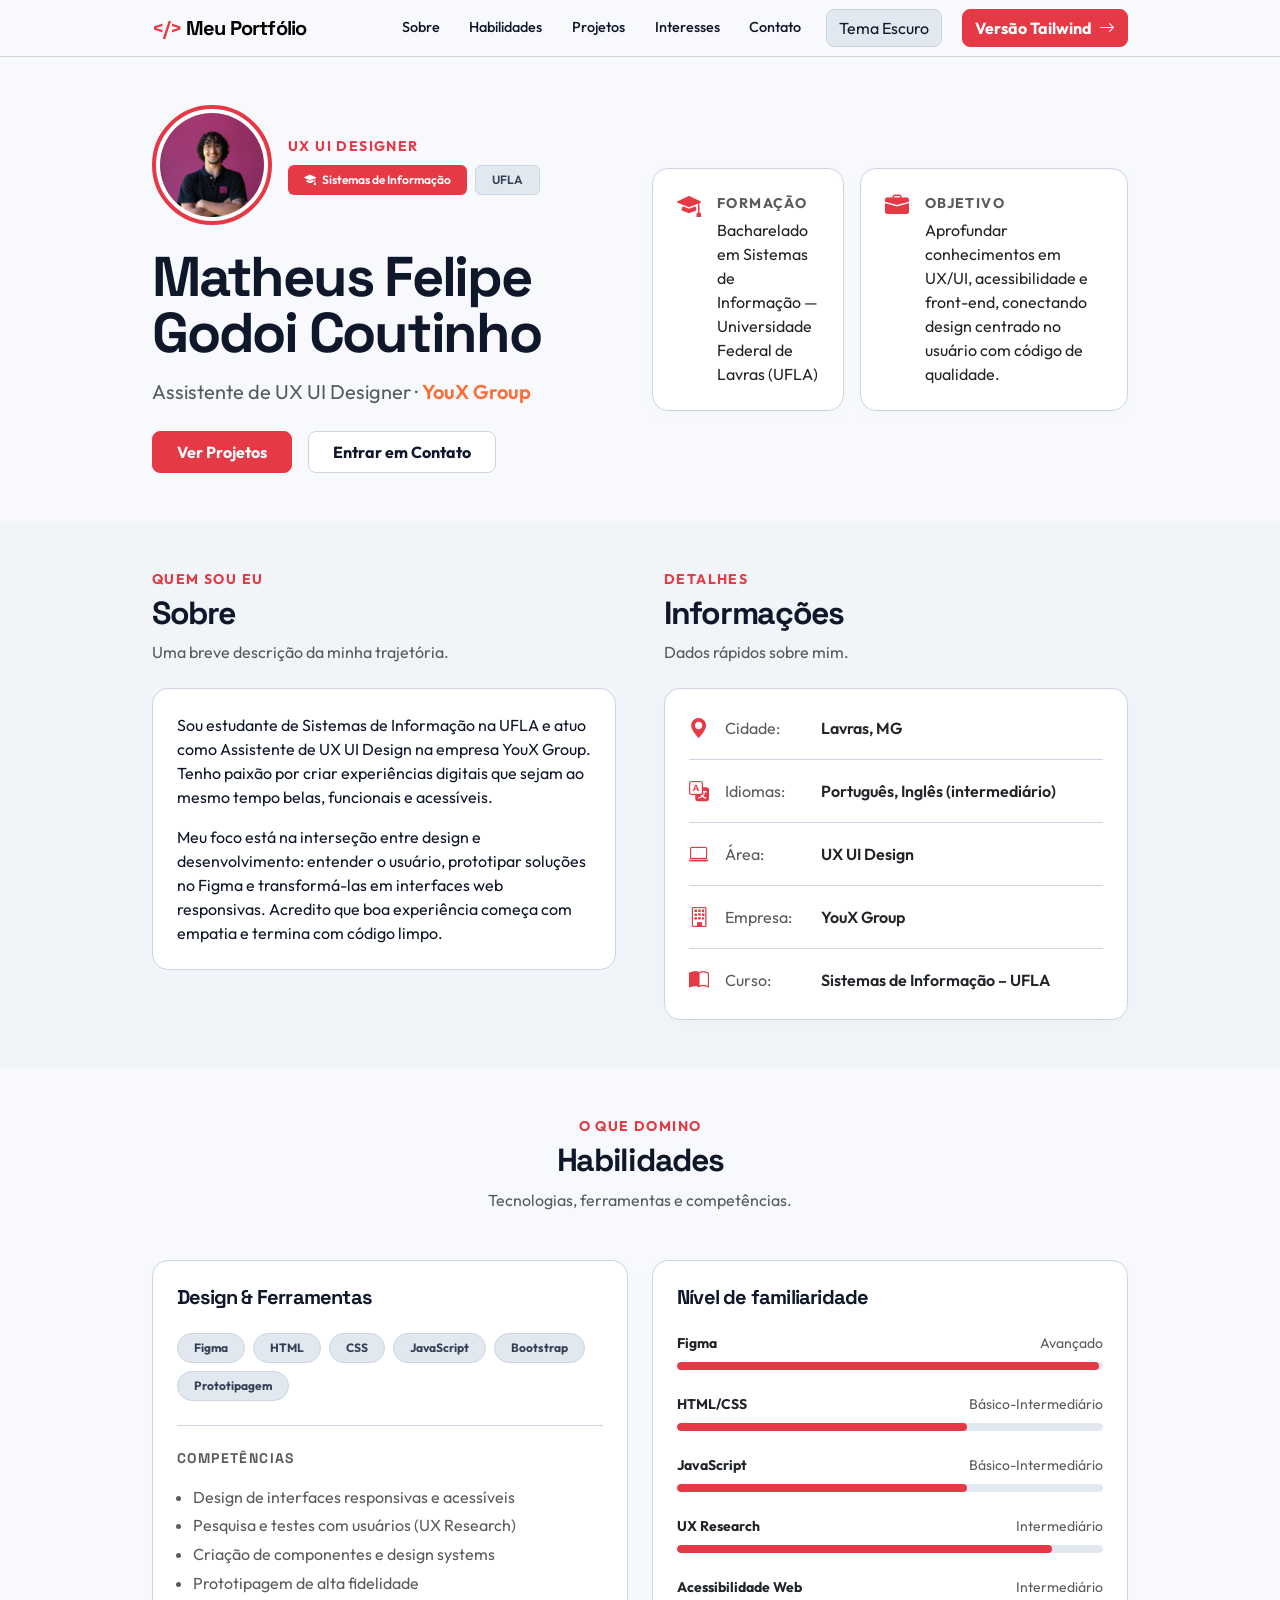
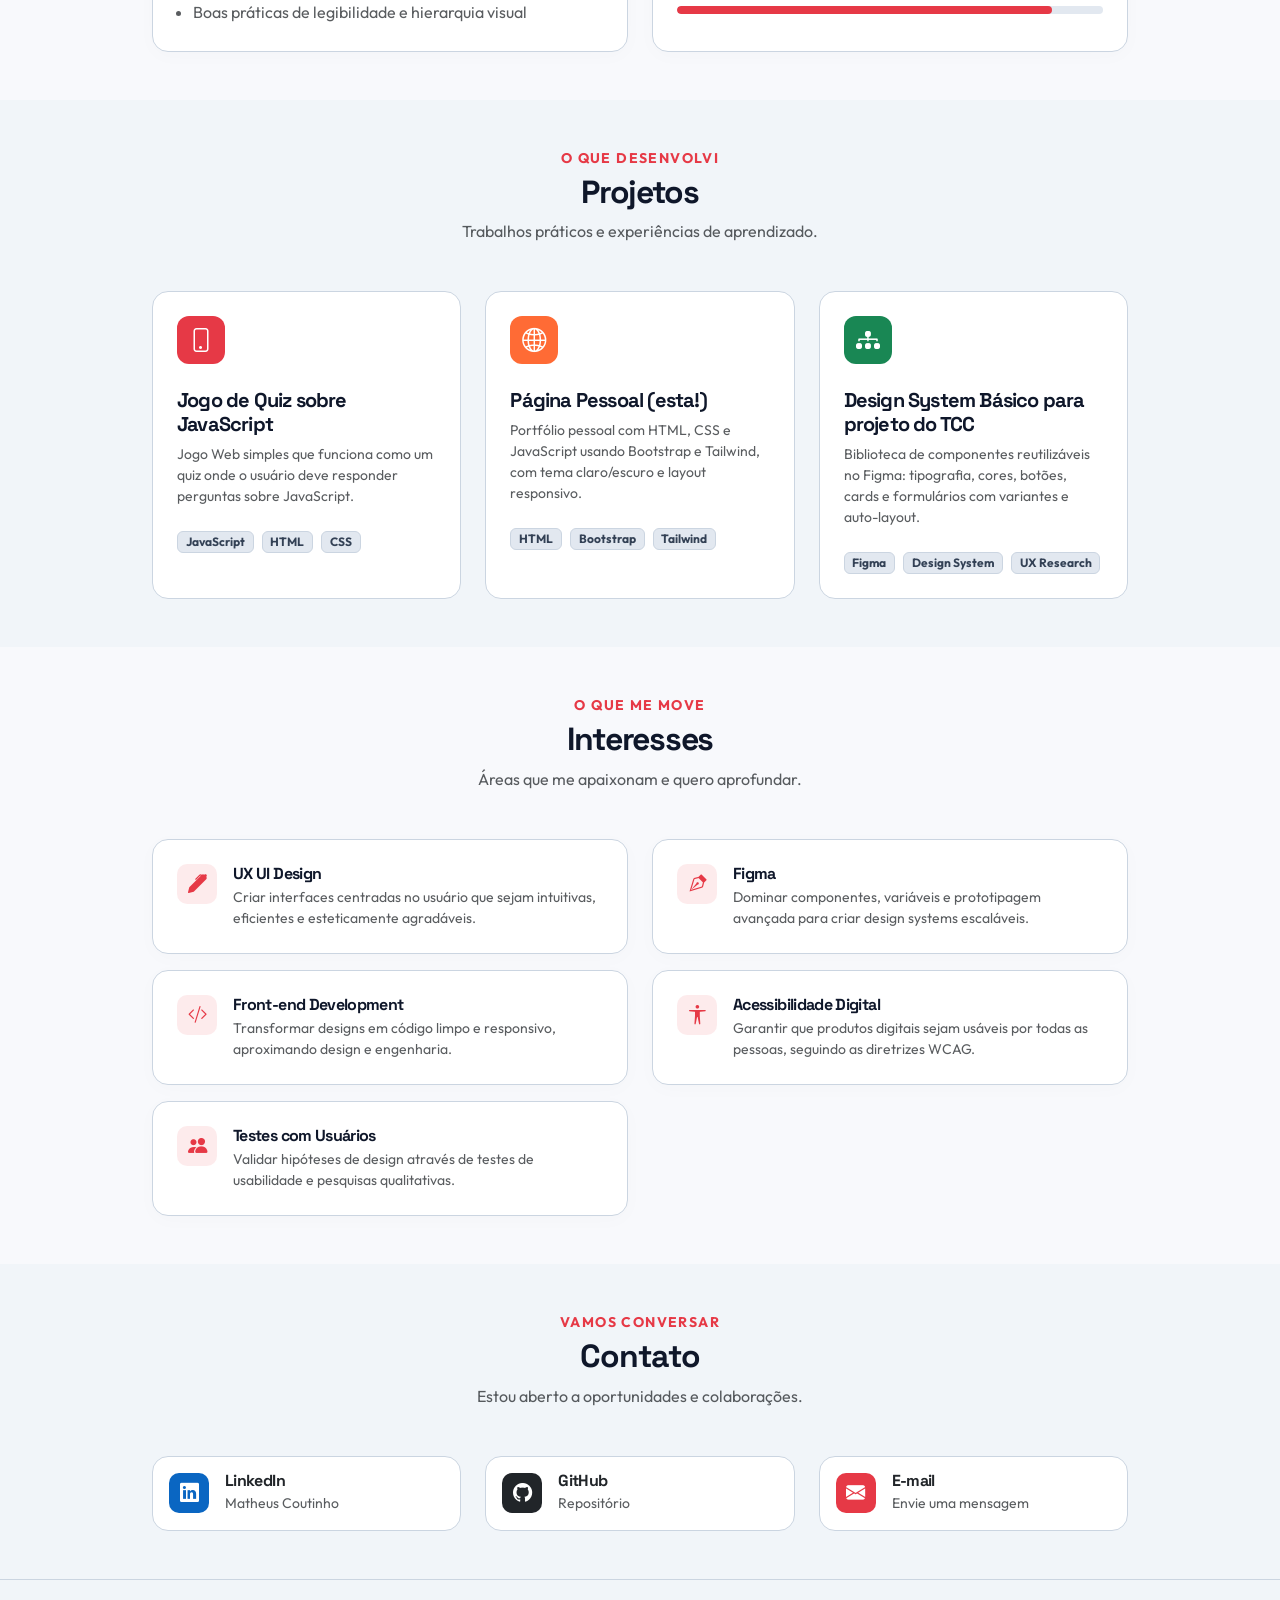
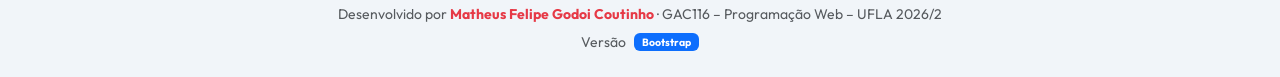
<file: bootstrap.html>
<!DOCTYPE html>
<html lang="pt-BR" data-bs-theme="light">
<head>
  <meta charset="UTF-8">
  <meta name="viewport" content="width=device-width, initial-scale=1.0">
  <title>Matheus Felipe – Portfólio (Bootstrap)</title>
  
  <link rel="preconnect" href="https://fonts.googleapis.com">
  <link rel="preconnect" href="https://fonts.gstatic.com" crossorigin>
  <link href="https://fonts.googleapis.com/css2?family=Outfit:wght@300;400;500;600&family=Space+Grotesk:wght@500;700;800&display=swap" rel="stylesheet">
  
  <link href="https://cdn.jsdelivr.net/npm/bootstrap@5.3.3/dist/css/bootstrap.min.css" rel="stylesheet">
  <link rel="stylesheet" href="https://cdn.jsdelivr.net/npm/bootstrap-icons@1.11.3/font/bootstrap-icons.min.css">
  
  <link rel="stylesheet" href="bootstrap-assets/css/style.css">
</head>
<body>

  <nav class="navbar navbar-expand-lg sticky-top custom-nav backdrop-blur">
    <div class="container max-w-custom">
      <a class="navbar-brand font-display fw-bold" href="#hero">
        <span class="text-accent">&lt;/&gt;</span> Meu Portfólio
      </a>
      
      <button class="navbar-toggler border-0 shadow-none" type="button" data-bs-toggle="collapse" data-bs-target="#navMenu" aria-controls="navMenu" aria-expanded="false" aria-label="Toggle navigation">
        <i class="bi bi-list fs-1 text-body"></i>
      </button>
      
      <div class="collapse navbar-collapse" id="navMenu">
        <ul class="navbar-nav ms-auto align-items-lg-center gap-1 mt-3 mt-lg-0">
          <li class="nav-item"><a class="nav-link custom-nav-link" href="#sobre">Sobre</a></li>
          <li class="nav-item"><a class="nav-link custom-nav-link" href="#habilidades">Habilidades</a></li>
          <li class="nav-item"><a class="nav-link custom-nav-link" href="#projetos">Projetos</a></li>
          <li class="nav-item"><a class="nav-link custom-nav-link" href="#interesses">Interesses</a></li>
          <li class="nav-item"><a class="nav-link custom-nav-link" href="#contato">Contato</a></li>
          
          <li class="nav-item ms-lg-2 my-2 my-lg-0">
            <button id="themeBtn" class="btn btn-theme-toggle w-100 text-start text-lg-center">Alternar Tema</button>
          </li>
          
          <li class="nav-item ms-lg-3">
            <a href="index.html" class="btn btn-accent text-white fw-bold w-100 rounded-3">
              Versão Tailwind <i class="bi bi-arrow-right ms-1"></i>
            </a>
          </li>
        </ul>
      </div>
    </div>
  </nav>

  <section id="hero" class="py-5 pt-lg-5 pb-lg-5 overflow-hidden position-relative">
    <div class="container max-w-custom position-relative z-1">
      <div class="row align-items-center gy-5">
        
        <div class="col-lg-6 fade-in">
          <div class="d-flex align-items-center gap-3 mb-4">
            <div class="avatar-ring overflow-hidden flex-shrink-0">
              <img src="img/avatar.jpg" alt="Foto de Matheus Felipe" class="w-100 h-100 object-fit-cover">
            </div>
            <div>
              <p class="text-accent fw-bold text-uppercase tracking-wide small mb-2">UX UI Designer</p>
              <div class="d-flex flex-wrap gap-2">
                <span class="badge bg-accent text-white px-3 py-2 rounded-2 fw-semibold">
                  <i class="bi bi-mortarboard-fill me-1"></i> Sistemas de Informação
                </span>
                <span class="badge custom-badge px-3 py-2 rounded-2 fw-semibold">UFLA</span>
              </div>
            </div>
          </div>
          
          <h1 class="font-display display-4 fw-bolder lh-1 mb-3">Matheus Felipe<br>Godoi Coutinho</h1>
          <p class="text-muted fs-5 mb-4">
            Assistente de UX UI Designer · <span class="fw-semibold" style="color: #ff6b35;">YouX Group</span>
          </p>
          
          <div class="d-flex flex-wrap gap-3">
            <a href="#projetos" class="btn btn-accent text-white fw-bold px-4 py-2 rounded-3">Ver Projetos</a>
            <a href="#contato" class="btn btn-outline-custom fw-bold px-4 py-2 rounded-3">Entrar em Contato</a>
          </div>
        </div>
        
        <div class="col-lg-6 fade-in" style="transition-delay: 0.15s;">
          <div class="d-flex gap-3">
            <div class="custom-card flex-fill p-4 rounded-4">
              <div class="d-flex gap-3 align-items-start">
                <i class="bi bi-mortarboard-fill text-accent fs-4 lh-1"></i>
                <div>
                  <p class="text-muted text-uppercase tracking-wide fw-bold small mb-1">Formação</p>
                  <p class="mb-0 text-body">Bacharelado em Sistemas de Informação — Universidade Federal de Lavras (UFLA)</p>
                </div>
              </div>
            </div>
            <div class="custom-card flex-fill p-4 rounded-4">
              <div class="d-flex gap-3 align-items-start">
                <i class="bi bi-briefcase-fill text-accent fs-4 lh-1"></i>
                <div>
                  <p class="text-muted text-uppercase tracking-wide fw-bold small mb-1">Objetivo</p>
                  <p class="mb-0 text-body">Aprofundar conhecimentos em UX/UI, acessibilidade e front-end, conectando design centrado no usuário com código de qualidade.</p>
                </div>
              </div>
            </div>
          </div>
        </div>
        
      </div>
    </div>
  </section>

  <section id="sobre" class="py-5 custom-bg-alt">
    <div class="container max-w-custom">
      <div class="row gy-5 gx-lg-5">
        
        <div class="col-lg-6 fade-in">
          <span class="text-accent fw-bold text-uppercase tracking-wide small mb-1 d-block">Quem sou eu</span>
          <h2 class="font-display fw-bolder mb-2">Sobre</h2>
          <p class="text-muted mb-4">Uma breve descrição da minha trajetória.</p>
          
          <div class="custom-card-alt p-4 rounded-4">
            <p class="mb-3">Sou estudante de Sistemas de Informação na UFLA e atuo como Assistente de UX UI Design na empresa YouX Group. Tenho paixão por criar experiências digitais que sejam ao mesmo tempo belas, funcionais e acessíveis.</p>
            <p class="mb-0">Meu foco está na interseção entre design e desenvolvimento: entender o usuário, prototipar soluções no Figma e transformá-las em interfaces web responsivas. Acredito que boa experiência começa com empatia e termina com código limpo.</p>
          </div>
        </div>
        
        <div class="col-lg-6 fade-in" style="transition-delay: 0.1s;">
          <span class="text-accent fw-bold text-uppercase tracking-wide small mb-1 d-block">Detalhes</span>
          <h2 class="font-display fw-bolder mb-2">Informações</h2>
          <p class="text-muted mb-4">Dados rápidos sobre mim.</p>
          
          <div class="custom-card p-4 rounded-4">
            <ul class="list-unstyled mb-0 d-flex flex-column gap-3">
              <li class="d-flex align-items-center gap-3 border-bottom custom-border pb-3">
                <i class="bi bi-geo-alt-fill text-accent fs-5"></i>
                <span class="text-muted" style="width: 80px;">Cidade:</span>
                <span class="fw-semibold text-body">Lavras, MG</span>
              </li>
              <li class="d-flex align-items-center gap-3 border-bottom custom-border pb-3">
                <i class="bi bi-translate text-accent fs-5"></i>
                <span class="text-muted" style="width: 80px;">Idiomas:</span>
                <span class="fw-semibold text-body">Português, Inglês (intermediário)</span>
              </li>
              <li class="d-flex align-items-center gap-3 border-bottom custom-border pb-3">
                <i class="bi bi-laptop text-accent fs-5"></i>
                <span class="text-muted" style="width: 80px;">Área:</span>
                <span class="fw-semibold text-body">UX UI Design</span>
              </li>
              <li class="d-flex align-items-center gap-3 border-bottom custom-border pb-3">
                <i class="bi bi-building text-accent fs-5"></i>
                <span class="text-muted" style="width: 80px;">Empresa:</span>
                <span class="fw-semibold text-body">YouX Group</span>
              </li>
              <li class="d-flex align-items-center gap-3">
                <i class="bi bi-book-half text-accent fs-5"></i>
                <span class="text-muted" style="width: 80px;">Curso:</span>
                <span class="fw-semibold text-body">Sistemas de Informação – UFLA</span>
              </li>
            </ul>
          </div>
        </div>
        
      </div>
    </div>
  </section>

  <section id="habilidades" class="py-5">
    <div class="container max-w-custom">
      <div class="text-center mb-5 fade-in">
        <span class="text-accent fw-bold text-uppercase tracking-wide small d-block mb-1">O que domino</span>
        <h2 class="font-display fw-bolder mb-0">Habilidades</h2>
        <p class="text-muted mt-2">Tecnologias, ferramentas e competências.</p>
      </div>
      
      <div class="row gy-4">
        <div class="col-lg-6 fade-in">
          <div class="custom-card p-4 rounded-4 h-100">
            <h5 class="font-display fw-bold mb-4">Design & Ferramentas</h5>
            <div class="d-flex flex-wrap gap-2 mb-4 pb-4 border-bottom custom-border">
              <span class="badge custom-badge rounded-pill px-3 py-2">Figma</span>
              <span class="badge custom-badge rounded-pill px-3 py-2">HTML</span>
              <span class="badge custom-badge rounded-pill px-3 py-2">CSS</span>
              <span class="badge custom-badge rounded-pill px-3 py-2">JavaScript</span>
              <span class="badge custom-badge rounded-pill px-3 py-2">Bootstrap</span>
              <span class="badge custom-badge rounded-pill px-3 py-2">Prototipagem</span>
            </div>
            <h6 class="text-muted text-uppercase tracking-wide fw-bold small mb-3">Competências</h6>
            <ul class="text-muted ps-3 mb-0" style="line-height: 1.8;">
              <li>Design de interfaces responsivas e acessíveis</li>
              <li>Pesquisa e testes com usuários (UX Research)</li>
              <li>Criação de componentes e design systems</li>
              <li>Prototipagem de alta fidelidade</li>
              <li>Boas práticas de legibilidade e hierarquia visual</li>
            </ul>
          </div>
        </div>
        
        <div class="col-lg-6 fade-in" style="transition-delay: 0.1s;">
          <div class="custom-card p-4 rounded-4 h-100">
            <h5 class="font-display fw-bold mb-4">Nível de familiaridade</h5>
            <div class="d-flex flex-column gap-4">
              
              <div>
                <div class="d-flex justify-content-between small mb-2">
                  <span class="fw-bold text-body">Figma</span>
                  <span class="text-muted">Avançado</span>
                </div>
                <div class="progress custom-progress" style="height: 8px;">
                  <div class="progress-bar custom-progress-bar" role="progressbar" data-width="99%" style="width: 0%;"></div>
                </div>
              </div>
              
              <div>
                <div class="d-flex justify-content-between small mb-2">
                  <span class="fw-bold text-body">HTML/CSS</span>
                  <span class="text-muted">Básico-Intermediário</span>
                </div>
                <div class="progress custom-progress" style="height: 8px;">
                  <div class="progress-bar custom-progress-bar" role="progressbar" data-width="68%" style="width: 0%;"></div>
                </div>
              </div>
              
              <div>
                <div class="d-flex justify-content-between small mb-2">
                  <span class="fw-bold text-body">JavaScript</span>
                  <span class="text-muted">Básico-Intermediário</span>
                </div>
                <div class="progress custom-progress" style="height: 8px;">
                  <div class="progress-bar custom-progress-bar" role="progressbar" data-width="68%" style="width: 0%;"></div>
                </div>
              </div>
              
              <div>
                <div class="d-flex justify-content-between small mb-2">
                  <span class="fw-bold text-body">UX Research</span>
                  <span class="text-muted">Intermediário</span>
                </div>
                <div class="progress custom-progress" style="height: 8px;">
                  <div class="progress-bar custom-progress-bar" role="progressbar" data-width="88%" style="width: 0%;"></div>
                </div>
              </div>
              
              <div>
                <div class="d-flex justify-content-between small mb-2">
                  <span class="fw-bold text-body">Acessibilidade Web</span>
                  <span class="text-muted">Intermediário</span>
                </div>
                <div class="progress custom-progress" style="height: 8px;">
                  <div class="progress-bar custom-progress-bar" role="progressbar" data-width="88%" style="width: 0%;"></div>
                </div>
              </div>

            </div>
          </div>
        </div>
      </div>
    </div>
  </section>

  <section id="projetos" class="py-5 custom-bg-alt">
    <div class="container max-w-custom">
      <div class="text-center mb-5 fade-in">
        <span class="text-accent fw-bold text-uppercase tracking-wide small d-block mb-1">O que desenvolvi</span>
        <h2 class="font-display fw-bolder mb-0">Projetos</h2>
        <p class="text-muted mt-2">Trabalhos práticos e experiências de aprendizado.</p>
      </div>
      
      <div class="row gy-4">
        
        <div class="col-md-6 col-lg-4 fade-in">
          <div class="custom-card-alt p-4 rounded-4 h-100 proj-card">
            <div class="icon-box bg-accent text-white mb-4"><i class="bi bi-phone"></i></div>
            <h5 class="font-display fw-bold mb-2">Jogo de Quiz sobre JavaScript</h5>
            <p class="text-muted small mb-4">Jogo Web simples que funciona como um quiz onde o usuário deve responder perguntas sobre JavaScript.</p>
            <div class="d-flex flex-wrap gap-2 mt-auto">
              <span class="badge custom-badge">JavaScript</span>
              <span class="badge custom-badge">HTML</span>
              <span class="badge custom-badge">CSS</span>
            </div>
          </div>
        </div>
        
        <div class="col-md-6 col-lg-4 fade-in" style="transition-delay: 0.1s;">
          <div class="custom-card-alt p-4 rounded-4 h-100 proj-card" style="--card-hover-border: #ff6b35;">
            <div class="icon-box text-white mb-4" style="background:#ff6b35;"><i class="bi bi-globe2"></i></div>
            <h5 class="font-display fw-bold mb-2">Página Pessoal (esta!)</h5>
            <p class="text-muted small mb-4">Portfólio pessoal com HTML, CSS e JavaScript usando Bootstrap e Tailwind, com tema claro/escuro e layout responsivo.</p>
            <div class="d-flex flex-wrap gap-2 mt-auto">
              <span class="badge custom-badge">HTML</span>
              <span class="badge custom-badge">Bootstrap</span>
              <span class="badge custom-badge">Tailwind</span>
            </div>
          </div>
        </div>
        
        <div class="col-md-6 col-lg-4 fade-in" style="transition-delay: 0.2s;">
          <div class="custom-card-alt p-4 rounded-4 h-100 proj-card" style="--card-hover-border: #198754;">
            <div class="icon-box text-white mb-4" style="background:#198754;"><i class="bi bi-diagram-3-fill"></i></div>
            <h5 class="font-display fw-bold mb-2">Design System Básico para projeto do TCC</h5>
            <p class="text-muted small mb-4">Biblioteca de componentes reutilizáveis no Figma: tipografia, cores, botões, cards e formulários com variantes e auto-layout.</p>
            <div class="d-flex flex-wrap gap-2 mt-auto">
              <span class="badge custom-badge">Figma</span>
              <span class="badge custom-badge">Design System</span>
              <span class="badge custom-badge">UX Research</span>
            </div>
          </div>
        </div>

      </div>
    </div>
  </section>

  <section id="interesses" class="py-5">
    <div class="container max-w-custom">
      <div class="text-center mb-5 fade-in">
        <span class="text-accent fw-bold text-uppercase tracking-wide small d-block mb-1">O que me move</span>
        <h2 class="font-display fw-bolder mb-0">Interesses</h2>
        <p class="text-muted mt-2">Áreas que me apaixonam e quero aprofundar.</p>
      </div>
      
      <div class="row gy-3">
        <div class="col-md-6 fade-in">
          <div class="custom-card p-3 p-md-4 rounded-4 d-flex gap-3 align-items-start proj-card">
            <div class="icon-box-sm bg-custom-light text-accent flex-shrink-0"><i class="bi bi-pen-fill"></i></div>
            <div>
              <h6 class="font-display fw-bold mb-1">UX UI Design</h6>
              <p class="text-muted small mb-0">Criar interfaces centradas no usuário que sejam intuitivas, eficientes e esteticamente agradáveis.</p>
            </div>
          </div>
        </div>
        
        <div class="col-md-6 fade-in" style="transition-delay: 0.1s;">
          <div class="custom-card p-3 p-md-4 rounded-4 d-flex gap-3 align-items-start proj-card">
            <div class="icon-box-sm bg-custom-light text-accent flex-shrink-0"><i class="bi bi-vector-pen"></i></div>
            <div>
              <h6 class="font-display fw-bold mb-1">Figma</h6>
              <p class="text-muted small mb-0">Dominar componentes, variáveis e prototipagem avançada para criar design systems escaláveis.</p>
            </div>
          </div>
        </div>
        
        <div class="col-md-6 fade-in" style="transition-delay: 0.15s;">
          <div class="custom-card p-3 p-md-4 rounded-4 d-flex gap-3 align-items-start proj-card">
            <div class="icon-box-sm bg-custom-light text-accent flex-shrink-0"><i class="bi bi-code-slash"></i></div>
            <div>
              <h6 class="font-display fw-bold mb-1">Front-end Development</h6>
              <p class="text-muted small mb-0">Transformar designs em código limpo e responsivo, aproximando design e engenharia.</p>
            </div>
          </div>
        </div>
        
        <div class="col-md-6 fade-in" style="transition-delay: 0.2s;">
          <div class="custom-card p-3 p-md-4 rounded-4 d-flex gap-3 align-items-start proj-card">
            <div class="icon-box-sm bg-custom-light text-accent flex-shrink-0"><i class="bi bi-universal-access"></i></div>
            <div>
              <h6 class="font-display fw-bold mb-1">Acessibilidade Digital</h6>
              <p class="text-muted small mb-0">Garantir que produtos digitais sejam usáveis por todas as pessoas, seguindo as diretrizes WCAG.</p>
            </div>
          </div>
        </div>
        
        <div class="col-md-6 fade-in" style="transition-delay: 0.25s;">
          <div class="custom-card p-3 p-md-4 rounded-4 d-flex gap-3 align-items-start proj-card">
            <div class="icon-box-sm bg-custom-light text-accent flex-shrink-0"><i class="bi bi-people-fill"></i></div>
            <div>
              <h6 class="font-display fw-bold mb-1">Testes com Usuários</h6>
              <p class="text-muted small mb-0">Validar hipóteses de design através de testes de usabilidade e pesquisas qualitativas.</p>
            </div>
          </div>
        </div>
      </div>
    </div>
  </section>

  <section id="contato" class="py-5 custom-bg-alt">
    <div class="container max-w-custom">
      <div class="text-center mb-5 fade-in">
        <span class="text-accent fw-bold text-uppercase tracking-wide small d-block mb-1">Vamos conversar</span>
        <h2 class="font-display fw-bolder mb-0">Contato</h2>
        <p class="text-muted mt-2">Estou aberto a oportunidades e colaborações.</p>
      </div>
      
      <div class="row justify-content-center gy-3">
        <div class="col-md-4 fade-in">
          <a href="https://www.linkedin.com/in/matheus-felipe-godoi-coutinho" target="_blank" class="text-decoration-none custom-card-alt p-3 rounded-4 d-flex align-items-center gap-3 proj-card d-block">
            <div class="icon-box-sm text-white flex-shrink-0" style="background:#0a66c2;"><i class="bi bi-linkedin"></i></div>
            <div>
              <p class="font-display fw-bold text-body mb-0 lh-1">LinkedIn</p>
              <p class="text-muted small mb-0 mt-1">Matheus Coutinho</p>
            </div>
          </a>
        </div>
        
        <div class="col-md-4 fade-in" style="transition-delay: 0.1s;">
          <a href="https://github.com/matheusfgcz" target="_blank" class="text-decoration-none custom-card-alt p-3 rounded-4 d-flex align-items-center gap-3 proj-card d-block">
            <div class="icon-box-sm text-white flex-shrink-0 bg-dark"><i class="bi bi-github"></i></div>
            <div>
              <p class="font-display fw-bold text-body mb-0 lh-1">GitHub</p>
              <p class="text-muted small mb-0 mt-1">Repositório</p>
            </div>
          </a>
        </div>
        
        <div class="col-md-4 fade-in" style="transition-delay: 0.2s;">
          <a href="mailto:matheus.coutinho@estudante.ufla.com" class="text-decoration-none custom-card-alt p-3 rounded-4 d-flex align-items-center gap-3 proj-card d-block">
            <div class="icon-box-sm bg-accent text-white flex-shrink-0"><i class="bi bi-envelope-fill"></i></div>
            <div>
              <p class="font-display fw-bold text-body mb-0 lh-1">E-mail</p>
              <p class="text-muted small mb-0 mt-1">Envie uma mensagem</p>
            </div>
          </a>
        </div>
      </div>
    </div>
  </section>

  <footer class="py-4 border-top custom-border text-center custom-bg-alt">
    <div class="container">
      <p class="text-muted small mb-1">
        Desenvolvido por <strong class="text-accent">Matheus Felipe Godoi Coutinho</strong> · GAC116 – Programação Web – UFLA 2026/2
      </p>
      <p class="text-muted small d-inline-flex align-items-center gap-2 mb-0">
        Versão <span class="badge bg-primary px-2 rounded-2">Bootstrap</span>
      </p>
    </div>
  </footer>

  <script src="https://cdn.jsdelivr.net/npm/bootstrap@5.3.3/dist/js/bootstrap.bundle.min.js"></script>
  <script src="bootstrap-assets/js/main.js"></script>
</body>
</html>
</file>
<file: bootstrap-assets/css/style.css>
:root,
[data-bs-theme="light"] {
  --bs-body-font-family: 'Outfit', sans-serif;
  --bs-body-bg: #f8f9fc;
  --bs-body-color: #0f172a;
  
  --color-accent: #e63946; 
  --color-accent-rgb: 230, 57, 70;
  
  --bg-card: #ffffff;
  --bg-card-alt: #f1f5f9;
  --border-color: #cbd5e1;
  --badge-bg: #e2e8f0;
  --badge-text: #334155;
  --nav-bg: rgba(248, 249, 252, 0.9);
}

[data-bs-theme="dark"] {
  --bs-body-bg: #0a0a0b; 
  --bs-body-color: #f8fafc;
  
  --bg-card: #141415;
  --bg-card-alt: #1a1a1c;
  --border-color: #27272a;
  --badge-bg: #27272a;
  --badge-text: #e2e8f0;
  --nav-bg: rgba(10, 10, 11, 0.9);
}

body {
  font-family: var(--bs-body-font-family);
  scroll-behavior: smooth;
}

h1, h2, h3, h4, h5, h6, .font-display {
  font-family: 'Space Grotesk', sans-serif;
  letter-spacing: -0.04em;
}

.tracking-wide { letter-spacing: 0.1em; }

.text-accent { color: var(--color-accent) !important; }
.bg-accent { background-color: var(--color-accent) !important; }
.custom-bg-alt { background-color: var(--bg-card-alt); }
.custom-border { border-color: var(--border-color) !important; }
.bg-custom-light { background-color: rgba(var(--color-accent-rgb), 0.1); }

.max-w-custom { max-width: 1000px; }

.custom-card {
  background-color: var(--bg-card);
  border: 1px solid var(--border-color);
  box-shadow: 0 4px 20px rgba(0, 0, 0, 0.02);
}

.custom-card-alt {
  background-color: var(--bg-card);
  border: 1px solid var(--border-color);
}

.custom-badge {
  background-color: var(--badge-bg);
  color: var(--badge-text);
  border: 1px solid var(--border-color);
}

.backdrop-blur { backdrop-filter: blur(12px); }
.custom-nav {
  background-color: var(--nav-bg);
  border-bottom: 1px solid var(--border-color);
}

.custom-nav-link {
  color: var(--bs-body-color);
  font-weight: 500;
  font-size: 0.9rem;
  border-radius: 8px;
  padding: 0.4rem 0.8rem !important;
  transition: all 0.2s;
}

.custom-nav-link:hover {
  background-color: var(--badge-bg);
  color: var(--color-accent);
}

.btn-theme-toggle {
  background-color: var(--badge-bg);
  color: var(--bs-body-color);
  border: 1px solid var(--border-color);
  border-radius: 8px;
}
.btn-theme-toggle:hover {
  background-color: var(--bg-card-alt);
}

.btn-accent {
  background-color: var(--color-accent);
  border: 1px solid var(--color-accent);
  transition: transform 0.2s, box-shadow 0.2s;
}
.btn-accent:hover {
  background-color: #d90429;
  border-color: #d90429;
  color: #fff;
  transform: translateY(-2px);
  box-shadow: 0 8px 15px rgba(230, 57, 70, 0.3);
}

.btn-outline-custom {
  color: var(--bs-body-color);
  border: 1px solid var(--border-color);
  background: var(--bg-card);
}
.btn-outline-custom:hover {
  border-color: var(--color-accent);
  color: var(--color-accent);
  background: transparent;
}

.avatar-ring {
  width: 120px;
  height: 120px;
  border-radius: 50%;
  border: 4px solid var(--color-accent);
  padding: 4px;
  background-color: var(--bg-card);
}
.avatar-ring img {
  border-radius: 50%;
}

.icon-box {
  width: 48px;
  height: 48px;
  border-radius: 12px;
  display: flex;
  align-items: center;
  justify-content: center;
  font-size: 1.5rem;
}
.icon-box-sm {
  width: 40px;
  height: 40px;
  border-radius: 10px;
  display: flex;
  align-items: center;
  justify-content: center;
  font-size: 1.2rem;
}

.proj-card {
  --card-hover-border: var(--color-accent);
  transition: transform 0.3s cubic-bezier(0.4, 0, 0.2, 1), border-color 0.3s;
}
.proj-card:hover {
  transform: translateY(-5px);
  border-color: var(--card-hover-border);
}

.fade-in {
  opacity: 0;
  transform: translateY(20px);
  transition: opacity 0.7s ease-out, transform 0.7s ease-out;
}
.fade-in.visible {
  opacity: 1;
  transform: none;
}

.custom-progress {
  background-color: var(--badge-bg);
  border-radius: 10px;
  overflow: hidden;
}
.custom-progress-bar {
  background-color: var(--color-accent);
  border-radius: 10px;
  transition: width 1.2s cubic-bezier(0.4, 0, 0.2, 1);
}
</file>
